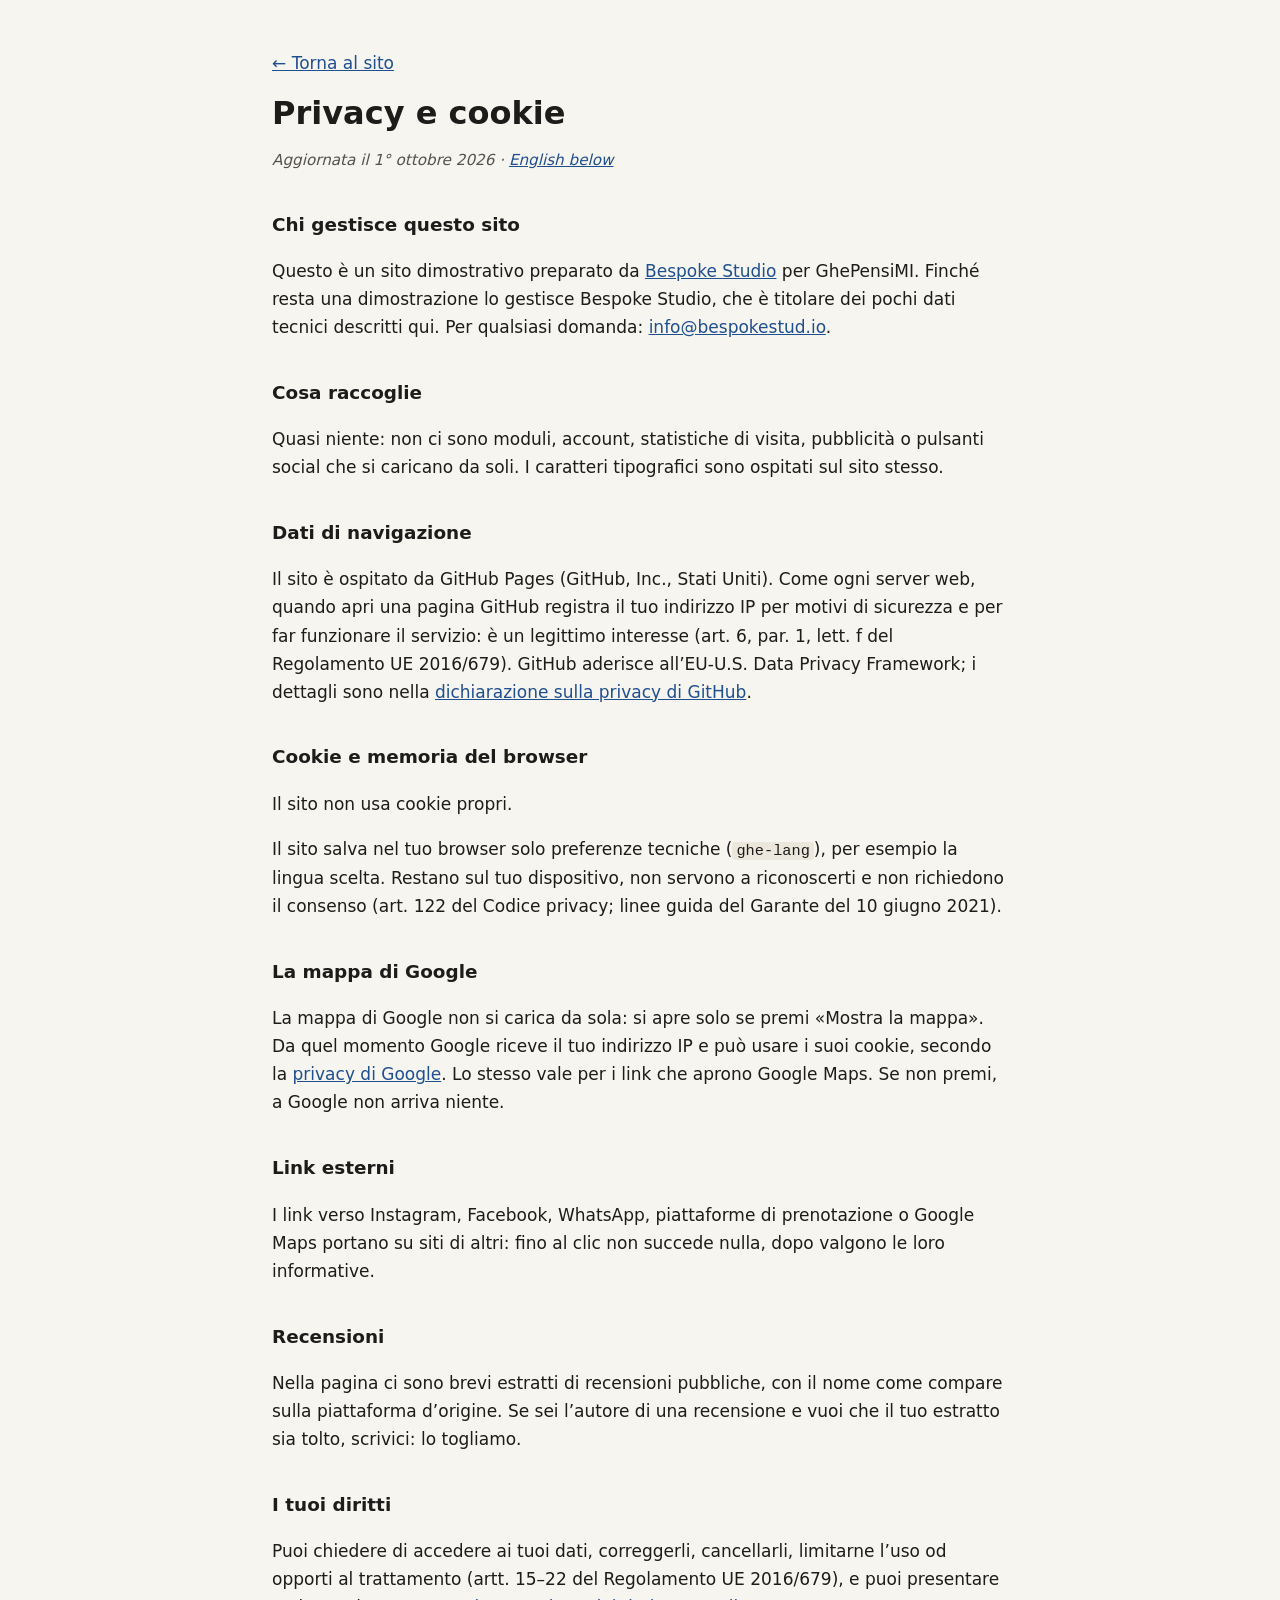
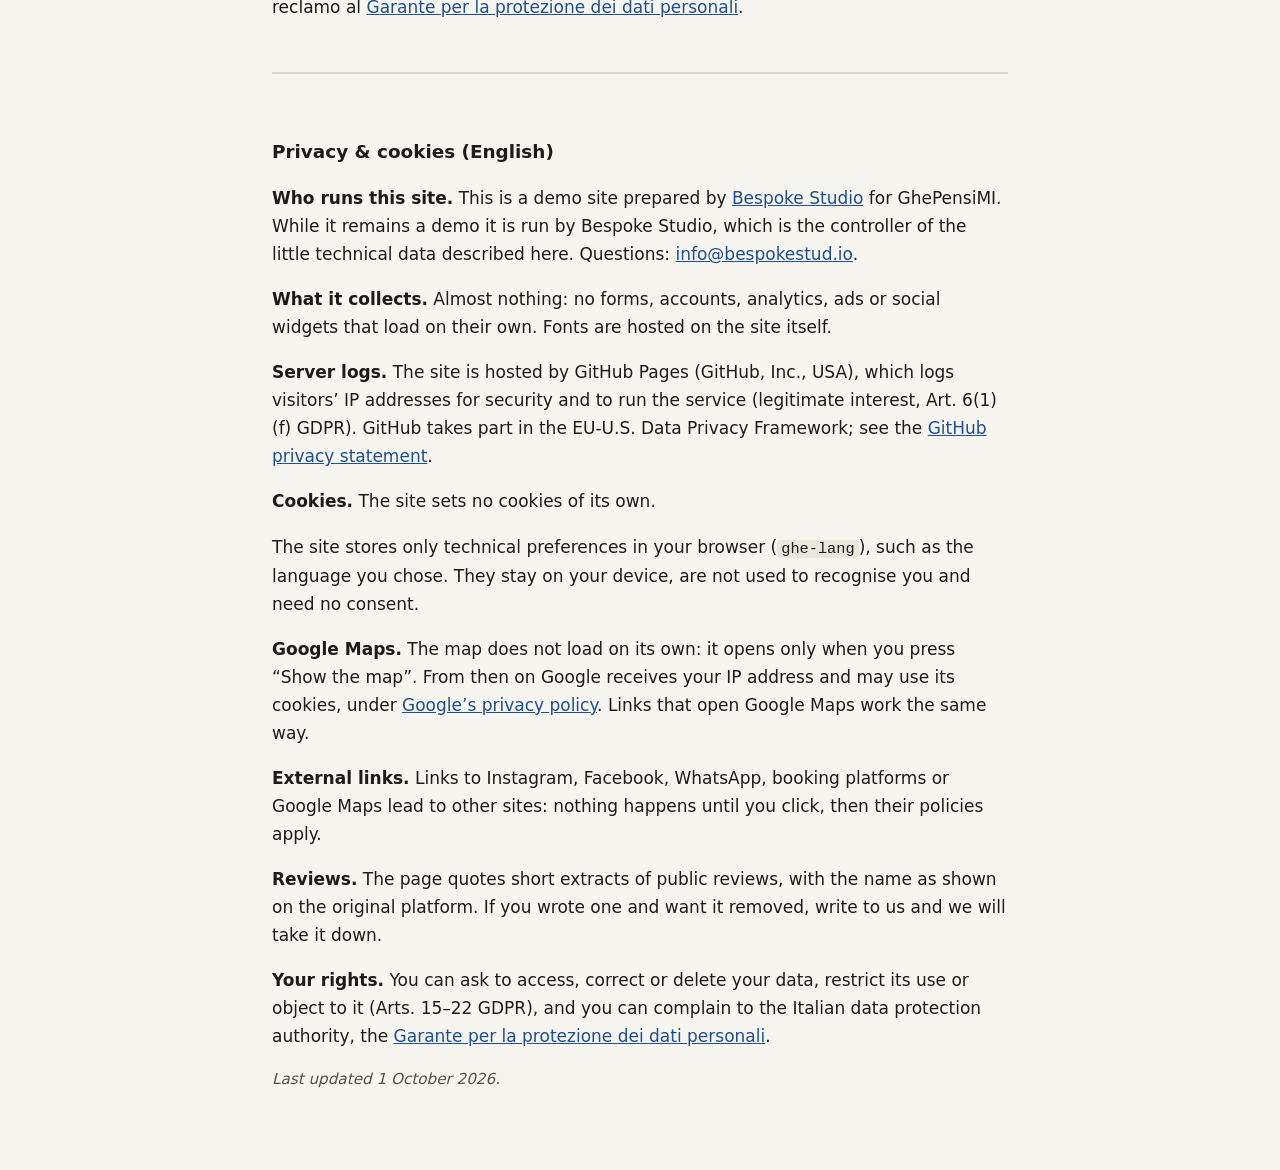
<file: privacy.html>
<!DOCTYPE html>
<html lang="it">
<head>
  <meta charset="UTF-8">
  <meta name="viewport" content="width=device-width, initial-scale=1.0">
  <meta name="robots" content="noindex">
  <title>Privacy e cookie · GhePensiMI</title>
  <meta name="description" content="Informativa privacy e cookie del sito GhePensiMI.">
  <style>
    body { margin: 0; background: #f7f5f0; color: #1d1c1a; font: 17px/1.65 system-ui, -apple-system, "Segoe UI", Roboto, sans-serif; }
    main { max-width: 46rem; margin: 0 auto; padding: 32px 20px 64px; }
    h1 { font-size: 2rem; line-height: 1.2; margin: 0.4em 0 0.2em; }
    h2 { font-size: 1.15rem; margin: 2em 0 0.4em; }
    a { color: #1f4f8f; }
    .data { color: #55524c; font-style: italic; font-size: 0.95rem; }
    .en { margin-top: 3em; padding-top: 1.5em; border-top: 2px solid #ddd8cc; }
    code { font-size: 0.9em; background: #ebe7dc; padding: 0 4px; border-radius: 3px; }
  </style>
</head>
<body>
<main>
  <p><a href="index.html">← Torna al sito</a></p>
  <h1>Privacy e cookie</h1>
  <p class="data">Aggiornata il 1° ottobre 2026 · <a href="#english" lang="en">English below</a></p>
  <h2>Chi gestisce questo sito</h2>
  <p>Questo è un sito dimostrativo preparato da <a href="https://bespokestud.io" rel="noopener">Bespoke Studio</a> per GhePensiMI. Finché resta una dimostrazione lo gestisce Bespoke Studio, che è titolare dei pochi dati tecnici descritti qui. Per qualsiasi domanda: <a href="mailto:info@bespokestud.io">info@bespokestud.io</a>.</p>
  <h2>Cosa raccoglie</h2>
  <p>Quasi niente: non ci sono moduli, account, statistiche di visita, pubblicità o pulsanti social che si caricano da soli. I caratteri tipografici sono ospitati sul sito stesso.</p>
  <h2>Dati di navigazione</h2>
  <p>Il sito è ospitato da GitHub Pages (GitHub, Inc., Stati Uniti). Come ogni server web, quando apri una pagina GitHub registra il tuo indirizzo IP per motivi di sicurezza e per far funzionare il servizio: è un legittimo interesse (art. 6, par. 1, lett. f del Regolamento UE 2016/679). GitHub aderisce all’EU-U.S. Data Privacy Framework; i dettagli sono nella <a href="https://docs.github.com/site-policy/privacy-policies/github-general-privacy-statement" rel="noopener">dichiarazione sulla privacy di GitHub</a>.</p>
  
  <h2>Cookie e memoria del browser</h2>
  <p>Il sito non usa cookie propri.</p>
  <p>Il sito salva nel tuo browser solo preferenze tecniche (<code>ghe-lang</code>), per esempio la lingua scelta. Restano sul tuo dispositivo, non servono a riconoscerti e non richiedono il consenso (art. 122 del Codice privacy; linee guida del Garante del 10 giugno 2021).</p>
  <h2>La mappa di Google</h2>
  <p>La mappa di Google non si carica da sola: si apre solo se premi «Mostra la mappa». Da quel momento Google riceve il tuo indirizzo IP e può usare i suoi cookie, secondo la <a href="https://policies.google.com/privacy?hl=it" rel="noopener">privacy di Google</a>. Lo stesso vale per i link che aprono Google Maps. Se non premi, a Google non arriva niente.</p>
  <h2>Link esterni</h2>
  <p>I link verso Instagram, Facebook, WhatsApp, piattaforme di prenotazione o Google Maps portano su siti di altri: fino al clic non succede nulla, dopo valgono le loro informative.</p>
  <h2>Recensioni</h2>
  <p>Nella pagina ci sono brevi estratti di recensioni pubbliche, con il nome come compare sulla piattaforma d’origine. Se sei l’autore di una recensione e vuoi che il tuo estratto sia tolto, scrivici: lo togliamo.</p>
  <h2>I tuoi diritti</h2>
  <p>Puoi chiedere di accedere ai tuoi dati, correggerli, cancellarli, limitarne l’uso od opporti al trattamento (artt. 15–22 del Regolamento UE 2016/679), e puoi presentare reclamo al <a href="https://www.garanteprivacy.it" rel="noopener">Garante per la protezione dei dati personali</a>.</p>
  <div class="en" id="english" lang="en">
    <h2>Privacy &amp; cookies (English)</h2>
    <p><strong>Who runs this site.</strong> This is a demo site prepared by <a href="https://bespokestud.io" rel="noopener">Bespoke Studio</a> for GhePensiMI. While it remains a demo it is run by Bespoke Studio, which is the controller of the little technical data described here. Questions: <a href="mailto:info@bespokestud.io">info@bespokestud.io</a>.</p>
    <p><strong>What it collects.</strong> Almost nothing: no forms, accounts, analytics, ads or social widgets that load on their own. Fonts are hosted on the site itself.</p>
    <p><strong>Server logs.</strong> The site is hosted by GitHub Pages (GitHub, Inc., USA), which logs visitors’ IP addresses for security and to run the service (legitimate interest, Art. 6(1)(f) GDPR). GitHub takes part in the EU-U.S. Data Privacy Framework; see the <a href="https://docs.github.com/site-policy/privacy-policies/github-general-privacy-statement" rel="noopener">GitHub privacy statement</a>.</p>
    
    <p><strong>Cookies.</strong> The site sets no cookies of its own.</p>
    <p>The site stores only technical preferences in your browser (<code>ghe-lang</code>), such as the language you chose. They stay on your device, are not used to recognise you and need no consent.</p>
    <p><strong>Google Maps.</strong> The map does not load on its own: it opens only when you press “Show the map”. From then on Google receives your IP address and may use its cookies, under <a href="https://policies.google.com/privacy?hl=en" rel="noopener">Google’s privacy policy</a>. Links that open Google Maps work the same way.</p>
    <p><strong>External links.</strong> Links to Instagram, Facebook, WhatsApp, booking platforms or Google Maps lead to other sites: nothing happens until you click, then their policies apply.</p>
    <p><strong>Reviews.</strong> The page quotes short extracts of public reviews, with the name as shown on the original platform. If you wrote one and want it removed, write to us and we will take it down.</p>
    <p><strong>Your rights.</strong> You can ask to access, correct or delete your data, restrict its use or object to it (Arts. 15–22 GDPR), and you can complain to the Italian data protection authority, the <a href="https://www.garanteprivacy.it" rel="noopener">Garante per la protezione dei dati personali</a>.</p>
    <p class="data">Last updated 1 October 2026.</p>
  </div>
</main>
</body>
</html>
</file>
